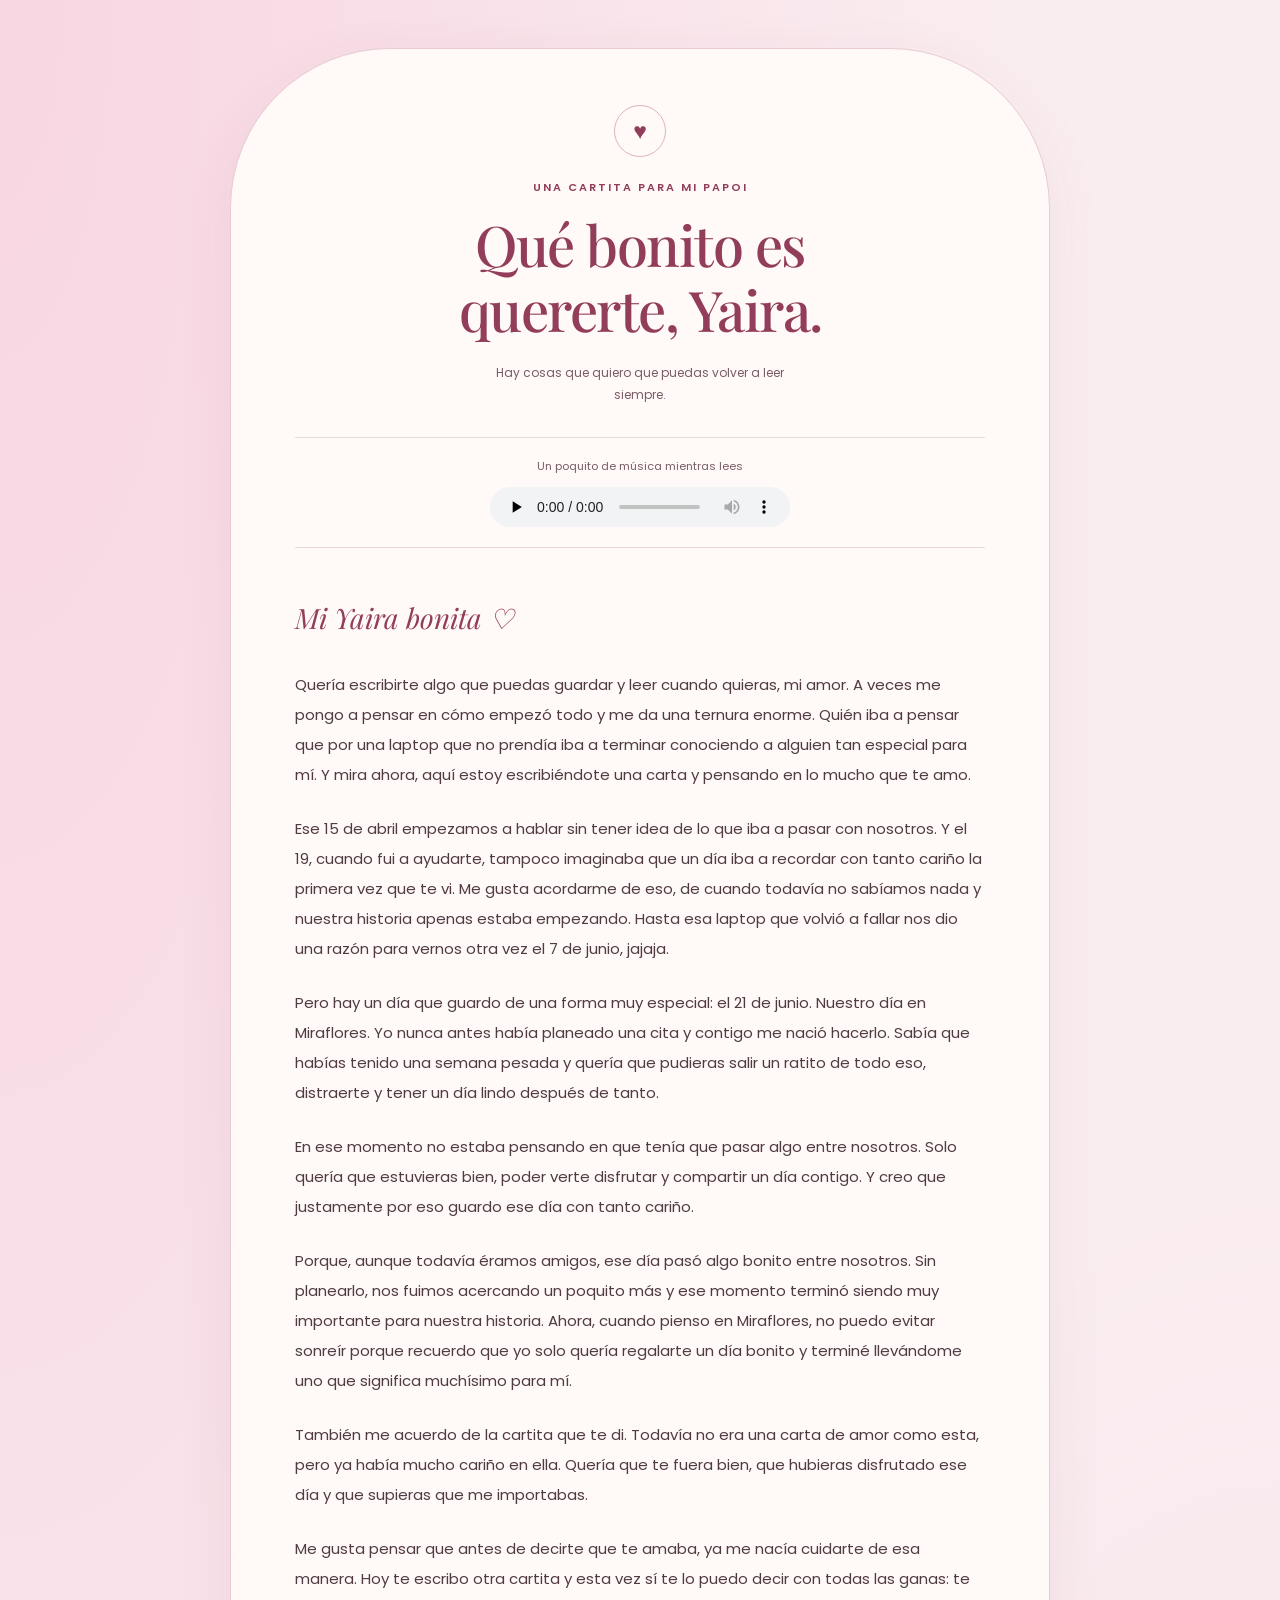
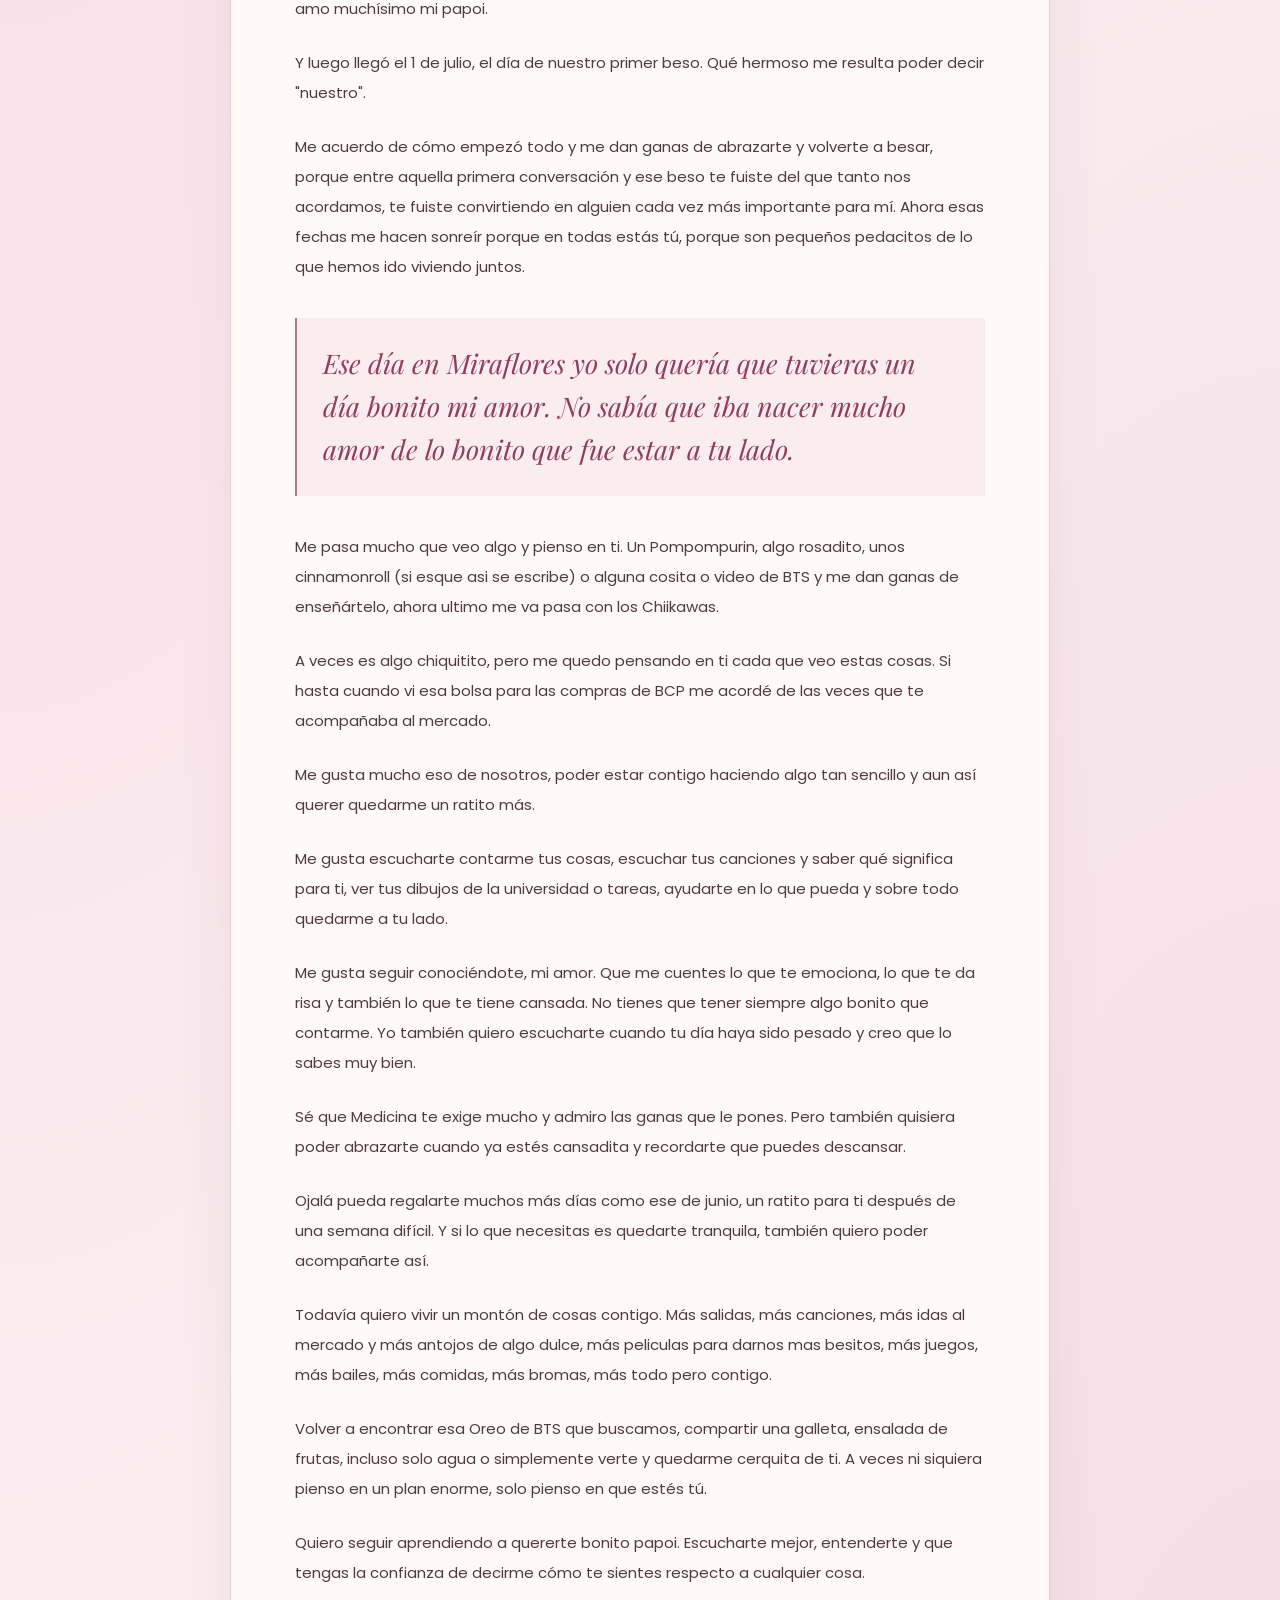
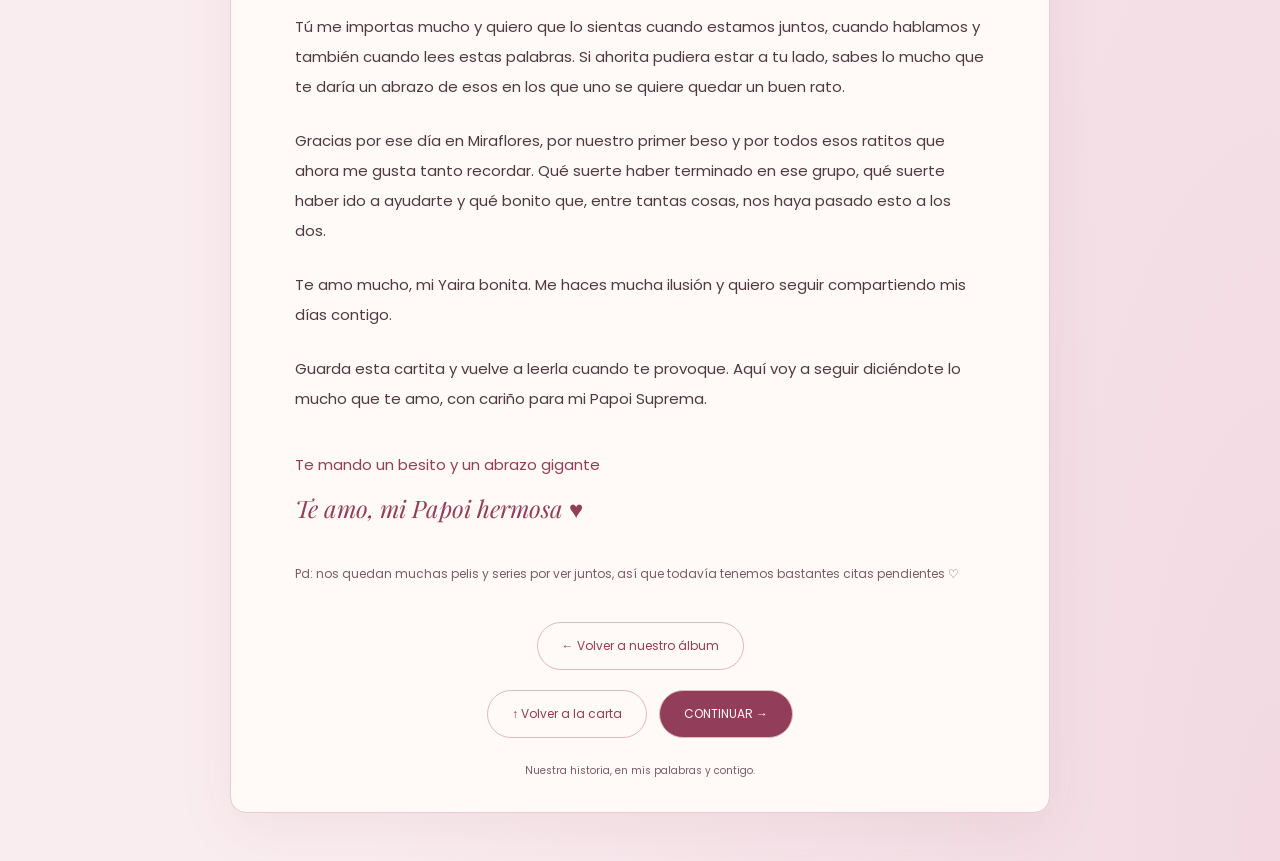
<file: index.html>
<!DOCTYPE html>
<html lang="es">

<head>
    <meta charset="UTF-8">
    <meta name="viewport" content="width=device-width, initial-scale=1.0">

    <meta name="theme-color" content="#faedf0">

    <title>HAYAI</title>

    <link
        href="https://fonts.googleapis.com/css2?family=Poppins:wght@400;500;600&family=Playfair+Display:ital,wght@0,500;0,700;1,500&display=swap"
        rel="stylesheet"
    >

    <link rel="stylesheet" href="estilos.css">
    <link rel="icon" type="image/x-icon" href="img2.ico">
</head>


<body>

    <main class="letter-container">

        <!-- ENCABEZADO -->

        <header class="letter-header" id="carta">

            <span class="heart-seal" aria-hidden="true">
                ♥
            </span>

            <p class="eyebrow">
                Una cartita para mi Papoi
            </p>

            <h1>
                Qué bonito es<br>
                quererte, Yaira.
            </h1>

            <p class="subtitle">
                Hay cosas que quiero que puedas volver a leer siempre.
            </p>

        </header>


        <!-- MÚSICA -->

        <section class="music" aria-label="Música para acompañar la carta">

            <label for="letter-music">
                Un poquito de música mientras lees
            </label>

            <audio
                id="letter-music"
                controls
                loop
                preload="none"
                src="musica/musica.mp3"
            >
                Tu navegador no permite reproducir audio.

                <a href="musica/musica.mp3">
                    Escuchar la música
                </a>
            </audio>

        </section>


        <!-- CARTA -->

        <article
            class="letter-content"
            aria-label="Carta de amor para Yaira"
        >

            <p class="salutation">
                Mi Yaira bonita ♡
            </p>


            <p>
                Quería escribirte algo que puedas guardar y leer cuando quieras,
                mi amor. A veces me pongo a pensar en cómo empezó todo y me da
                una ternura enorme. Quién iba a pensar que por una laptop que
                no prendía iba a terminar conociendo a alguien tan especial
                para mí. Y mira ahora, aquí estoy escribiéndote una carta y
                pensando en lo mucho que te amo.
            </p>


            <p>
                Ese 15 de abril empezamos a hablar sin tener idea de lo que iba
                a pasar con nosotros. Y el 19, cuando fui a ayudarte, tampoco
                imaginaba que un día iba a recordar con tanto cariño la primera
                vez que te vi. Me gusta acordarme de eso, de cuando todavía no
                sabíamos nada y nuestra historia apenas estaba empezando.
                Hasta esa laptop que volvió a fallar nos dio una razón para
                vernos otra vez el 7 de junio, jajaja.
            </p>


            <p>
                Pero hay un día que guardo de una forma muy especial:
                el 21 de junio. Nuestro día en Miraflores.
                Yo nunca antes había planeado una cita y contigo me nació
                hacerlo. Sabía que habías tenido una semana pesada y quería
                que pudieras salir un ratito de todo eso, distraerte y tener
                un día lindo después de tanto.
            </p>


            <p>
                En ese momento no estaba pensando en que tenía que pasar algo
                entre nosotros. Solo quería que estuvieras bien, poder verte
                disfrutar y compartir un día contigo. Y creo que justamente
                por eso guardo ese día con tanto cariño.
            </p>


            <p>
                Porque, aunque todavía éramos amigos, ese día pasó algo bonito
                entre nosotros. Sin planearlo, nos fuimos acercando un poquito
                más y ese momento terminó siendo muy importante para nuestra
                historia. Ahora, cuando pienso en Miraflores, no puedo evitar
                sonreír porque recuerdo que yo solo quería regalarte un día
                bonito y terminé llevándome uno que significa muchísimo para mí.
            </p>


            <p>
                También me acuerdo de la cartita que te di. Todavía no era una
                carta de amor como esta, pero ya había mucho cariño en ella.
                Quería que te fuera bien, que hubieras disfrutado ese día y
                que supieras que me importabas.
            </p>


            <p>
                Me gusta pensar que antes de decirte que te amaba, ya me nacía
                cuidarte de esa manera. Hoy te escribo otra cartita y esta vez
                sí te lo puedo decir con todas las ganas:
                te amo muchísimo mi papoi.
            </p>


            <p>
                Y luego llegó el 1 de julio, el día de nuestro primer beso.
                Qué hermoso me resulta poder decir "nuestro".
            </p>


            <p>
                Me acuerdo de cómo empezó todo y me dan ganas de abrazarte y volverte a besar,
                porque entre aquella primera conversación y ese beso te fuiste del que tanto nos acordamos, te fuiste
                convirtiendo en alguien cada vez más importante para mí.
                Ahora esas fechas me hacen sonreír porque en todas estás tú,
                porque son pequeños pedacitos de lo que hemos ido viviendo
                juntos.
            </p>


            <blockquote>
                Ese día en Miraflores yo solo quería que tuvieras un día bonito
                mi amor. No sabía que iba nacer mucho amor de lo bonito que fue estar a tu lado.
            </blockquote>


            <p>
                Me pasa mucho que veo algo y pienso en ti. Un Pompompurin,
                algo rosadito, unos cinnamonroll (si esque asi se escribe) o alguna cosita o video de BTS
                y me dan ganas de enseñártelo, ahora ultimo me va pasa con los Chiikawas.
            </p>


            <p>
                A veces es algo chiquitito, pero me quedo pensando en ti cada
                que veo estas cosas. Si hasta cuando vi esa bolsa
                para las compras de BCP me acordé de las veces que te acompañaba al
                mercado.
            </p>


            <p>
                Me gusta mucho eso de nosotros, poder estar contigo haciendo
                algo tan sencillo y aun así querer quedarme un ratito más.
            </p>


            <p>
                Me gusta escucharte contarme tus cosas, escuchar tus canciones
                y saber qué significa para ti, ver tus dibujos de la universidad
                o tareas, ayudarte en lo que pueda y sobre todo quedarme a tu lado.
            </p>


            <p>
                Me gusta seguir conociéndote, mi amor. Que me cuentes lo que
                te emociona, lo que te da risa y también lo que te tiene
                cansada. No tienes que tener siempre algo bonito que contarme.
                Yo también quiero escucharte cuando tu día haya sido pesado y creo que lo sabes muy bien.
            </p>


            <p>
                Sé que Medicina te exige mucho y admiro las ganas que le pones.
                Pero también quisiera poder abrazarte cuando ya estés cansadita
                y recordarte que puedes descansar.
            </p>


            <p>
                Ojalá pueda regalarte muchos más días como ese de junio,
                un ratito para ti después de una semana difícil. Y si lo que
                necesitas es quedarte tranquila, también quiero poder
                acompañarte así.
            </p>


            <p>
                Todavía quiero vivir un montón de cosas contigo.
                Más salidas, más canciones, más idas al mercado y más antojos
                de algo dulce, más peliculas para darnos mas besitos, más juegos,
                más bailes, más comidas, más bromas, más todo pero contigo.
            </p>


            <p>
                Volver a encontrar esa Oreo de BTS que buscamos, compartir una galleta,
                ensalada de frutas, incluso solo agua o simplemente verte y quedarme cerquita de ti.
                A veces ni siquiera pienso en un plan enorme, solo pienso en
                que estés tú.
            </p>


            <p>
                Quiero seguir aprendiendo a quererte bonito papoi.
                Escucharte mejor, entenderte y que tengas la confianza de
                decirme cómo te sientes respecto a cualquier cosa.
            </p>


            <p>
                Tú me importas mucho y quiero que lo sientas cuando estamos
                juntos, cuando hablamos y también cuando lees estas palabras.
                Si ahorita pudiera estar a tu lado, sabes lo mucho que te daría un abrazo de esos
                en los que uno se quiere quedar un buen rato.
            </p>


            <p>
                Gracias por ese día en Miraflores, por nuestro primer beso
                y por todos esos ratitos que ahora me gusta tanto recordar.
                Qué suerte haber terminado en ese grupo, qué suerte haber ido
                a ayudarte y qué bonito que, entre tantas cosas, nos haya
                pasado esto a los dos.
            </p>


            <p>
                Te amo mucho, mi Yaira bonita.
                Me haces mucha ilusión y quiero seguir compartiendo mis días
                contigo.
            </p>


            <p>
                Guarda esta cartita y vuelve a leerla cuando te provoque.
                Aquí voy a seguir diciéndote lo mucho que te amo,
                con cariño para mi Papoi Suprema.
            </p>


            <!-- FIRMA -->

            <footer class="signature">

                <p>
                    Te mando un besito y un abrazo gigante
                </p>

                <p class="signature-line">
                    Te amo, mi Papoi hermosa
                    <span aria-hidden="true">♥</span>
                </p>

            </footer>


            <!-- POSDATA -->

            <p class="postscript">
                Pd: nos quedan muchas pelis y series por ver juntos,
                así que todavía tenemos bastantes citas pendientes ♡
            </p>

        </article>


        <!-- BOTÓN PARA VOLVER -->

        <nav
            class="button-container"
            aria-label="Volver a los recuerdos"
        >

            <a
                href="https://hayai107.github.io/HAYAI1/"
                class="back-button"
            >
                <span aria-hidden="true">←</span>
                Volver a nuestro álbum
            </a>

        </nav>


        <nav class="button-container next-actions" aria-label="Navegación de la carta">
            <a href="#carta" class="back-button">
                <span aria-hidden="true">↑</span>
                Volver a la carta
            </a>
            <a href="https://hayai107.github.io/HAYAI3/" class="back-button continue-button">
                CONTINUAR
                <span aria-hidden="true">→</span>
            </a>
        </nav>

        <p class="closing-note">
            Nuestra historia, en mis palabras y contigo.
        </p>

    </main>

</body>

</html>
</file>
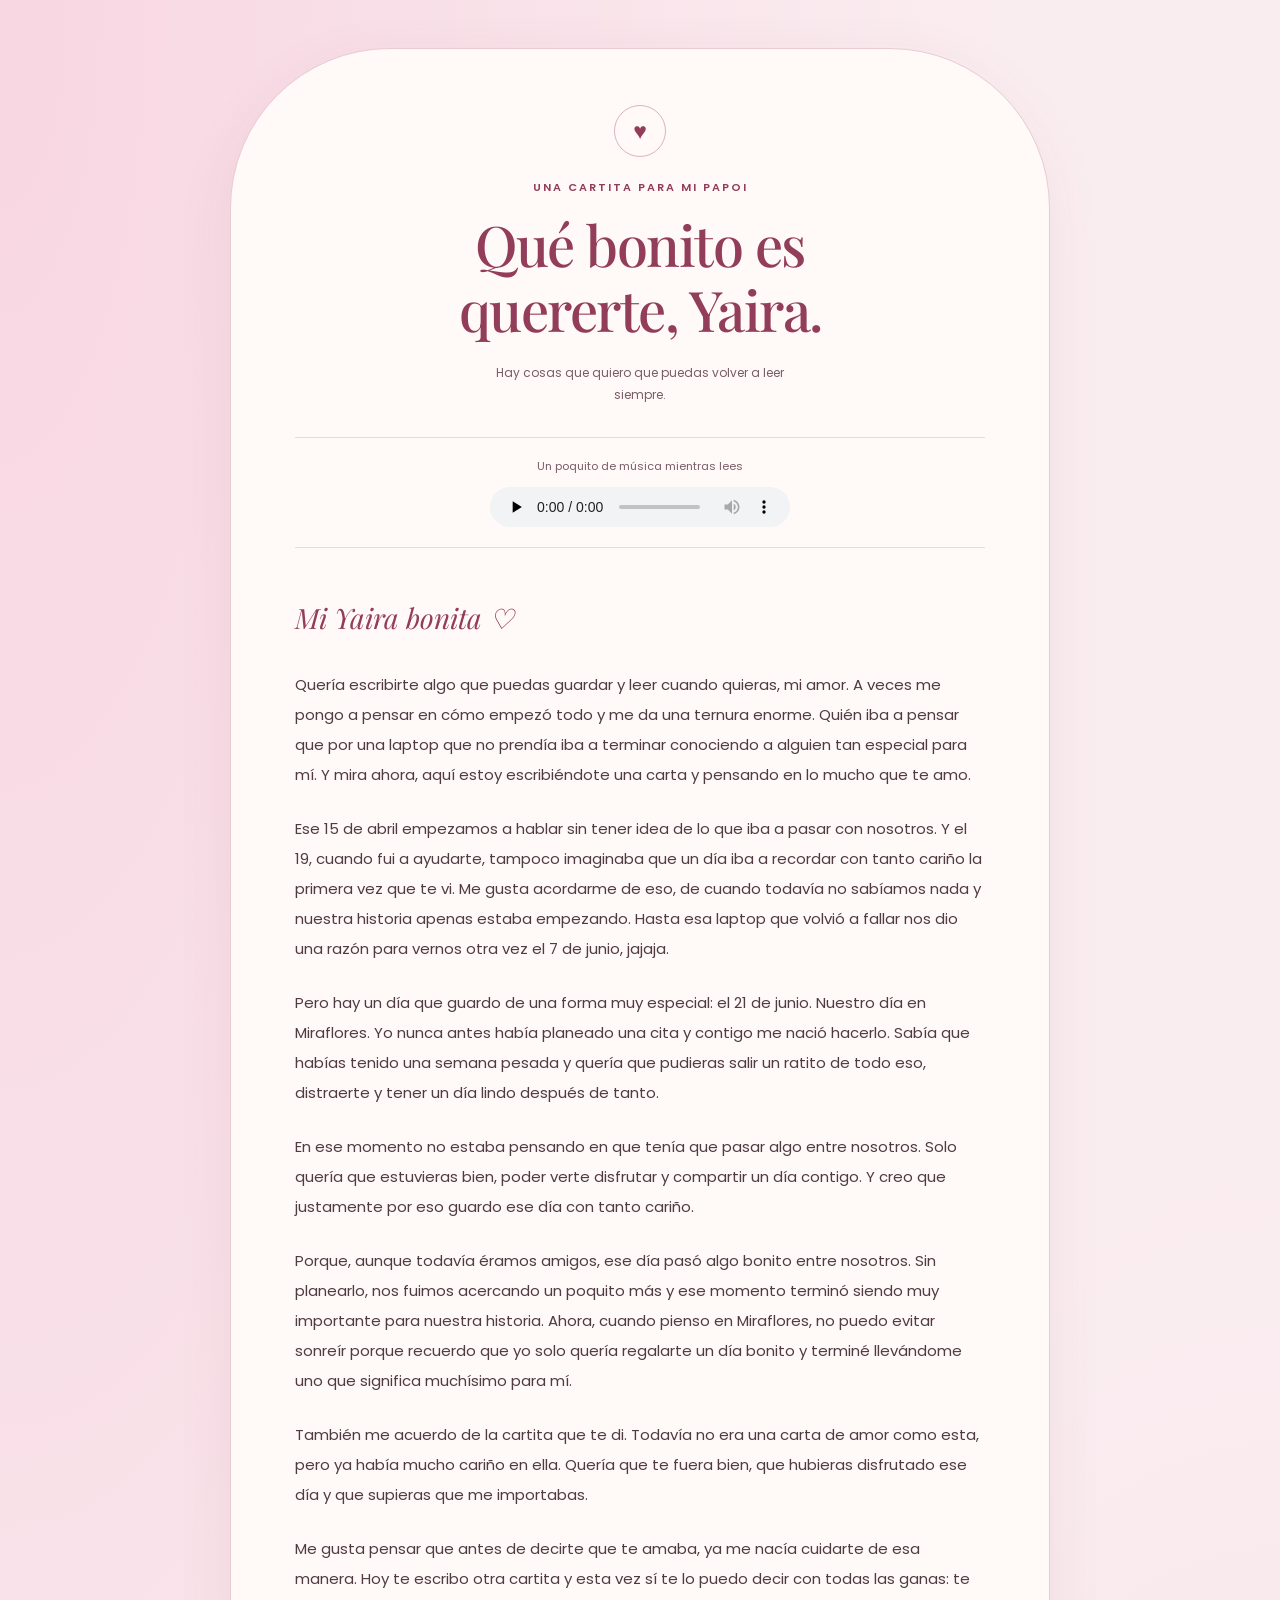
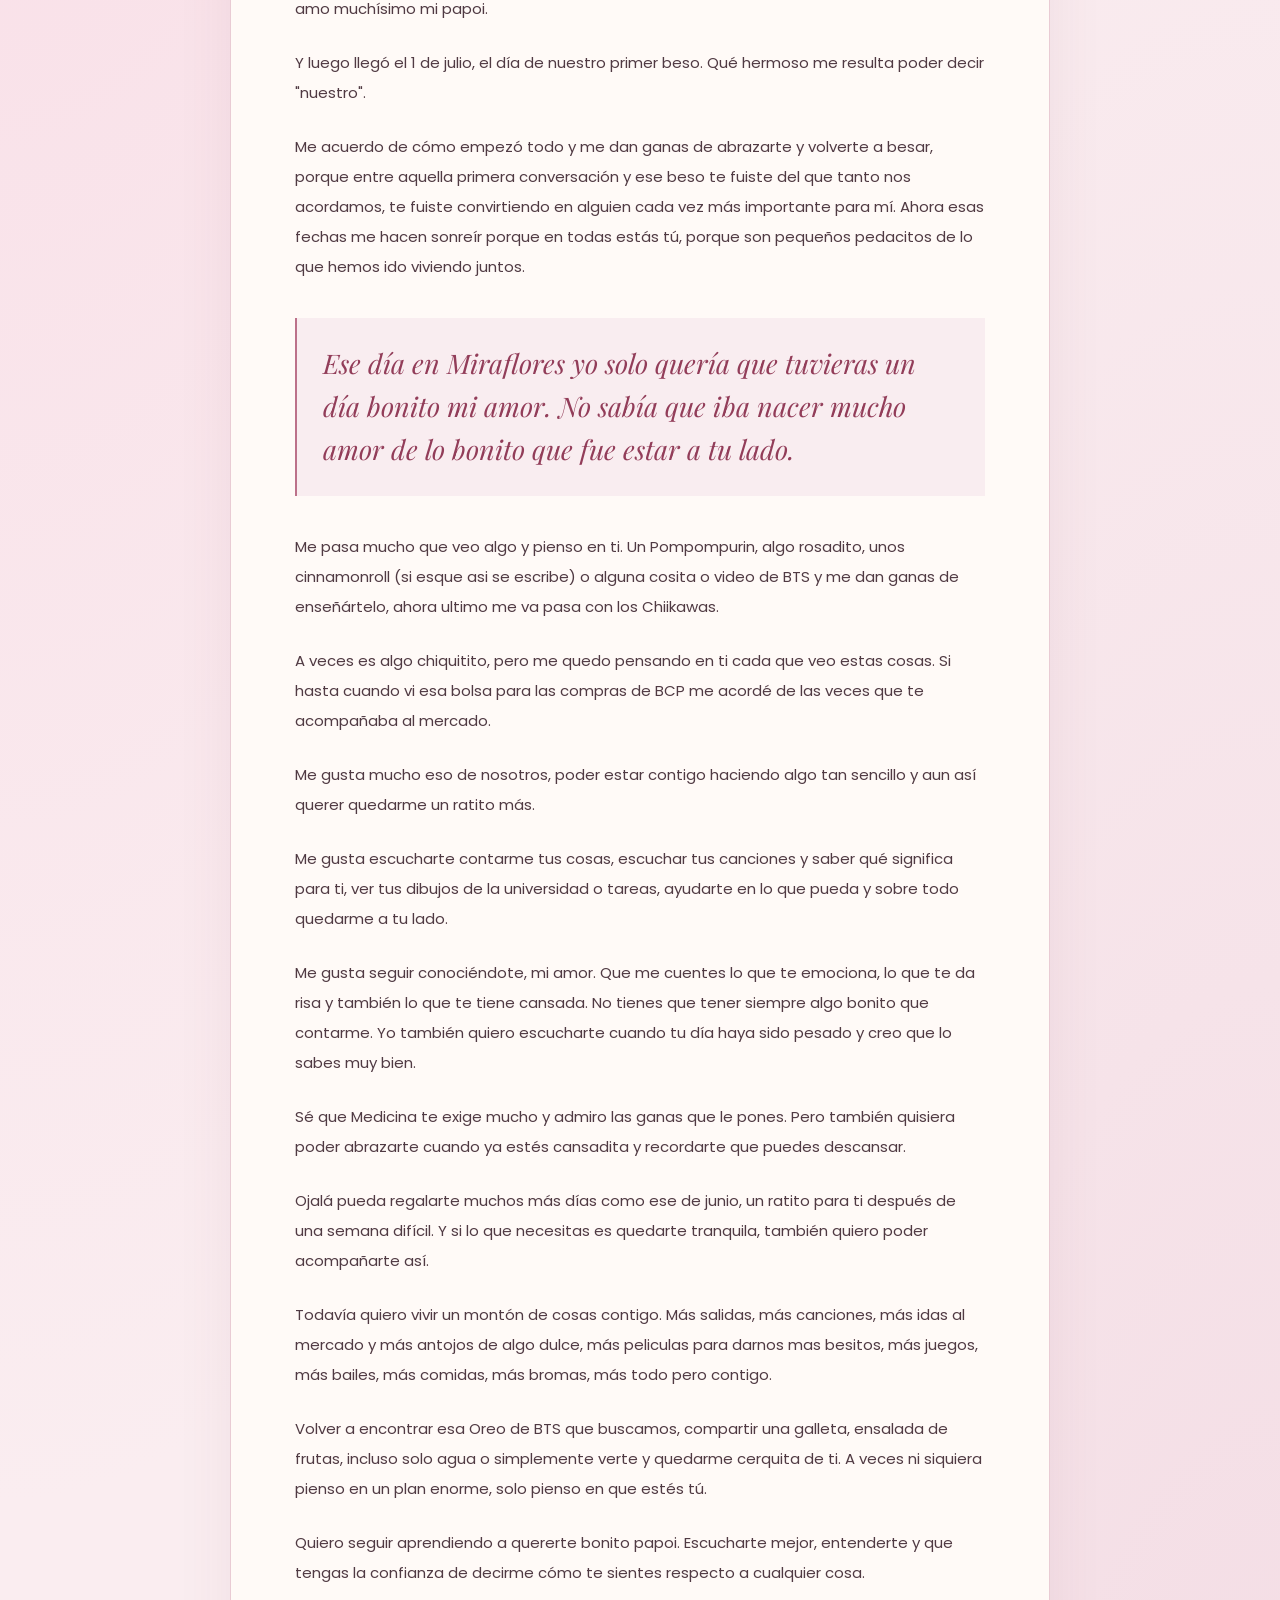
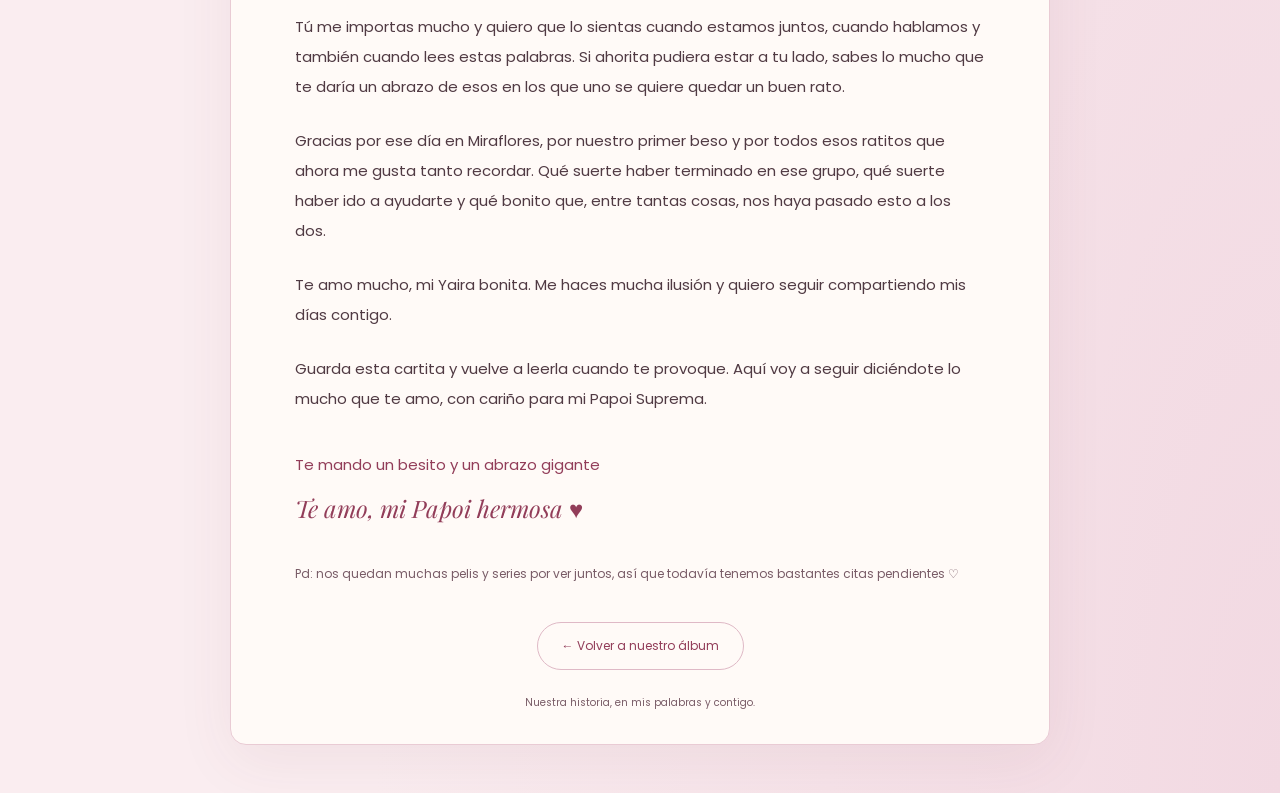
<file: pagina2.html>
<!DOCTYPE html>
<html lang="es">

<head>
    <meta charset="UTF-8">
    <meta name="viewport" content="width=device-width, initial-scale=1.0">

    <meta name="theme-color" content="#faedf0">

    <title>Para Yaira, con todo mi amor</title>

    <link
        href="https://fonts.googleapis.com/css2?family=Poppins:wght@400;500;600&family=Playfair+Display:ital,wght@0,500;0,700;1,500&display=swap"
        rel="stylesheet"
    >

    <link rel="stylesheet" href="estilos2.css">
    <link rel="icon" type="image/x-icon" href="img2.ico">
</head>


<body>

    <main class="letter-container">

        <!-- ENCABEZADO -->

        <header class="letter-header">

            <span class="heart-seal" aria-hidden="true">
                ♥
            </span>

            <p class="eyebrow">
                Una cartita para mi Papoi
            </p>

            <h1>
                Qué bonito es<br>
                quererte, Yaira.
            </h1>

            <p class="subtitle">
                Hay cosas que quiero que puedas volver a leer siempre.
            </p>

        </header>


        <!-- MÚSICA -->

        <section class="music" aria-label="Música para acompañar la carta">

            <label for="letter-music">
                Un poquito de música mientras lees
            </label>

            <audio
                id="letter-music"
                controls
                loop
                preload="none"
                src="musica/musica.mp3"
            >
                Tu navegador no permite reproducir audio.

                <a href="musica/musica.mp3">
                    Escuchar la música
                </a>
            </audio>

        </section>


        <!-- CARTA -->

        <article
            class="letter-content"
            aria-label="Carta de amor para Yaira"
        >

            <p class="salutation">
                Mi Yaira bonita ♡
            </p>


            <p>
                Quería escribirte algo que puedas guardar y leer cuando quieras,
                mi amor. A veces me pongo a pensar en cómo empezó todo y me da
                una ternura enorme. Quién iba a pensar que por una laptop que
                no prendía iba a terminar conociendo a alguien tan especial
                para mí. Y mira ahora, aquí estoy escribiéndote una carta y
                pensando en lo mucho que te amo.
            </p>


            <p>
                Ese 15 de abril empezamos a hablar sin tener idea de lo que iba
                a pasar con nosotros. Y el 19, cuando fui a ayudarte, tampoco
                imaginaba que un día iba a recordar con tanto cariño la primera
                vez que te vi. Me gusta acordarme de eso, de cuando todavía no
                sabíamos nada y nuestra historia apenas estaba empezando.
                Hasta esa laptop que volvió a fallar nos dio una razón para
                vernos otra vez el 7 de junio, jajaja.
            </p>


            <p>
                Pero hay un día que guardo de una forma muy especial:
                el 21 de junio. Nuestro día en Miraflores.
                Yo nunca antes había planeado una cita y contigo me nació
                hacerlo. Sabía que habías tenido una semana pesada y quería
                que pudieras salir un ratito de todo eso, distraerte y tener
                un día lindo después de tanto.
            </p>


            <p>
                En ese momento no estaba pensando en que tenía que pasar algo
                entre nosotros. Solo quería que estuvieras bien, poder verte
                disfrutar y compartir un día contigo. Y creo que justamente
                por eso guardo ese día con tanto cariño.
            </p>


            <p>
                Porque, aunque todavía éramos amigos, ese día pasó algo bonito
                entre nosotros. Sin planearlo, nos fuimos acercando un poquito
                más y ese momento terminó siendo muy importante para nuestra
                historia. Ahora, cuando pienso en Miraflores, no puedo evitar
                sonreír porque recuerdo que yo solo quería regalarte un día
                bonito y terminé llevándome uno que significa muchísimo para mí.
            </p>


            <p>
                También me acuerdo de la cartita que te di. Todavía no era una
                carta de amor como esta, pero ya había mucho cariño en ella.
                Quería que te fuera bien, que hubieras disfrutado ese día y
                que supieras que me importabas.
            </p>


            <p>
                Me gusta pensar que antes de decirte que te amaba, ya me nacía
                cuidarte de esa manera. Hoy te escribo otra cartita y esta vez
                sí te lo puedo decir con todas las ganas:
                te amo muchísimo mi papoi.
            </p>


            <p>
                Y luego llegó el 1 de julio, el día de nuestro primer beso.
                Qué hermoso me resulta poder decir "nuestro".
            </p>


            <p>
                Me acuerdo de cómo empezó todo y me dan ganas de abrazarte y volverte a besar,
                porque entre aquella primera conversación y ese beso te fuiste del que tanto nos acordamos, te fuiste
                convirtiendo en alguien cada vez más importante para mí.
                Ahora esas fechas me hacen sonreír porque en todas estás tú,
                porque son pequeños pedacitos de lo que hemos ido viviendo
                juntos.
            </p>


            <blockquote>
                Ese día en Miraflores yo solo quería que tuvieras un día bonito
                mi amor. No sabía que iba nacer mucho amor de lo bonito que fue estar a tu lado.
            </blockquote>


            <p>
                Me pasa mucho que veo algo y pienso en ti. Un Pompompurin,
                algo rosadito, unos cinnamonroll (si esque asi se escribe) o alguna cosita o video de BTS
                y me dan ganas de enseñártelo, ahora ultimo me va pasa con los Chiikawas.
            </p>


            <p>
                A veces es algo chiquitito, pero me quedo pensando en ti cada
                que veo estas cosas. Si hasta cuando vi esa bolsa
                para las compras de BCP me acordé de las veces que te acompañaba al
                mercado.
            </p>


            <p>
                Me gusta mucho eso de nosotros, poder estar contigo haciendo
                algo tan sencillo y aun así querer quedarme un ratito más.
            </p>


            <p>
                Me gusta escucharte contarme tus cosas, escuchar tus canciones
                y saber qué significa para ti, ver tus dibujos de la universidad
                o tareas, ayudarte en lo que pueda y sobre todo quedarme a tu lado.
            </p>


            <p>
                Me gusta seguir conociéndote, mi amor. Que me cuentes lo que
                te emociona, lo que te da risa y también lo que te tiene
                cansada. No tienes que tener siempre algo bonito que contarme.
                Yo también quiero escucharte cuando tu día haya sido pesado y creo que lo sabes muy bien.
            </p>


            <p>
                Sé que Medicina te exige mucho y admiro las ganas que le pones.
                Pero también quisiera poder abrazarte cuando ya estés cansadita
                y recordarte que puedes descansar.
            </p>


            <p>
                Ojalá pueda regalarte muchos más días como ese de junio,
                un ratito para ti después de una semana difícil. Y si lo que
                necesitas es quedarte tranquila, también quiero poder
                acompañarte así.
            </p>


            <p>
                Todavía quiero vivir un montón de cosas contigo.
                Más salidas, más canciones, más idas al mercado y más antojos
                de algo dulce, más peliculas para darnos mas besitos, más juegos,
                más bailes, más comidas, más bromas, más todo pero contigo.
            </p>


            <p>
                Volver a encontrar esa Oreo de BTS que buscamos, compartir una galleta,
                ensalada de frutas, incluso solo agua o simplemente verte y quedarme cerquita de ti.
                A veces ni siquiera pienso en un plan enorme, solo pienso en
                que estés tú.
            </p>


            <p>
                Quiero seguir aprendiendo a quererte bonito papoi.
                Escucharte mejor, entenderte y que tengas la confianza de
                decirme cómo te sientes respecto a cualquier cosa.
            </p>


            <p>
                Tú me importas mucho y quiero que lo sientas cuando estamos
                juntos, cuando hablamos y también cuando lees estas palabras.
                Si ahorita pudiera estar a tu lado, sabes lo mucho que te daría un abrazo de esos
                en los que uno se quiere quedar un buen rato.
            </p>


            <p>
                Gracias por ese día en Miraflores, por nuestro primer beso
                y por todos esos ratitos que ahora me gusta tanto recordar.
                Qué suerte haber terminado en ese grupo, qué suerte haber ido
                a ayudarte y qué bonito que, entre tantas cosas, nos haya
                pasado esto a los dos.
            </p>


            <p>
                Te amo mucho, mi Yaira bonita.
                Me haces mucha ilusión y quiero seguir compartiendo mis días
                contigo.
            </p>


            <p>
                Guarda esta cartita y vuelve a leerla cuando te provoque.
                Aquí voy a seguir diciéndote lo mucho que te amo,
                con cariño para mi Papoi Suprema.
            </p>


            <!-- FIRMA -->

            <footer class="signature">

                <p>
                    Te mando un besito y un abrazo gigante
                </p>

                <p class="signature-line">
                    Te amo, mi Papoi hermosa
                    <span aria-hidden="true">♥</span>
                </p>

            </footer>


            <!-- POSDATA -->

            <p class="postscript">
                Pd: nos quedan muchas pelis y series por ver juntos,
                así que todavía tenemos bastantes citas pendientes ♡
            </p>

        </article>


        <!-- BOTÓN PARA VOLVER -->

        <nav
            class="button-container"
            aria-label="Volver a los recuerdos"
        >

            <a
                href="index.html"
                class="back-button"
            >
                <span aria-hidden="true">←</span>
                Volver a nuestro álbum
            </a>

        </nav>


        <p class="closing-note">
            Nuestra historia, en mis palabras y contigo.
        </p>

    </main>

</body>

</html>
</file>
<file: estilos.css>
:root {
    color-scheme: light;
    --ink: #503a43;
    --rose: #923d59;
    --muted: #795c67;
}
* { box-sizing: border-box; }
body {
    margin: 0;
    padding: 48px 20px;
    color: var(--ink);
    background: radial-gradient(ellipse at top left, #f8d6e2, transparent 55%), radial-gradient(ellipse at bottom right, #f2d9e2, transparent 50%), #faedf0;
    font-family: 'Poppins', sans-serif;
}
.letter-container {
    max-width: 820px;
    margin: 0 auto;
    padding: 56px 64px 32px;
    border: 1px solid #e9cbd4;
    border-radius: 160px 160px 16px 16px;
    background: #fffaf7;
    box-shadow: 0 16px 60px #74324b12;
}
.letter-header { text-align: center; }
.heart-seal {
    display: inline-grid;
    place-items: center;
    width: 52px;
    height: 52px;
    border: 1px solid #deb2c1;
    border-radius: 50%;
    color: var(--rose);
    font-size: 23px;
}
.eyebrow {
    margin: 22px 0 16px;
    color: var(--rose);
    font-size: 11px;
    font-weight: 600;
    letter-spacing: 2px;
    text-transform: uppercase;
}
h1 {
    margin: 0;
    color: var(--rose);
    font-family: 'Playfair Display', Georgia, serif;
    font-size: clamp(36px, 6vw, 56px);
    font-weight: 500;
    line-height: 1.16;
    letter-spacing: -1.5px;
}
.subtitle, .closing-note { color: var(--muted); font-size: 12px; line-height: 1.8; }
.subtitle { max-width: 300px; margin: 20px auto 0; }
.music {
    display: grid;
    justify-items: center;
    gap: 12px;
    margin: 32px 0 42px;
    padding: 20px 12px;
    border-top: 1px solid #ecd9df;
    border-bottom: 1px solid #ecd9df;
}
.music label { font-size: 11px; color: var(--muted); text-align: center; }
audio { width: 100%; max-width: 300px; height: 40px; }
.letter-content { font-size: 15px; line-height: 2; overflow-wrap: break-word; }
.letter-content p { margin: 0 0 24px; }
.letter-content .salutation {
    color: var(--rose);
    font-family: 'Playfair Display', Georgia, serif;
    font-style: italic;
    font-size: 28px;
}
blockquote {
    margin: 36px 0;
    padding: 24px 26px;
    border-left: 2px solid #bc718a;
    background: #f9edf0;
    color: var(--rose);
    font-family: 'Playfair Display', Georgia, serif;
    font-size: clamp(22px, 4vw, 27px);
    font-style: italic;
    line-height: 1.6;
}
.signature { margin-top: 36px; color: var(--rose); }
.signature p { margin-bottom: 4px; }
.signature-line { font-family: 'Playfair Display', Georgia, serif; font-style: italic; font-size: 24px; }
.letter-content .postscript { margin-top: 30px; font-size: 12px; color: var(--muted); }
.button-container { margin-top: 36px; text-align: center; }
.back-button {
    display: inline-block;
    padding: 14px 24px;
    border: 1px solid #dfb9c6;
    border-radius: 999px;
    color: var(--rose);
    text-decoration: none;
    font-size: 12px;
    transition: background 150ms ease;
}
.back-button:hover { background: #f8e6ec; }
.next-actions { display: flex; flex-wrap: wrap; justify-content: center; gap: 12px; margin-top: 20px; }
.continue-button { background: var(--rose); color: #fffaf7; font-family: inherit; }
.continue-button:hover { background: #7b304a; }
.continue-button:disabled { opacity: 0.55; cursor: not-allowed; }
.continue-button:disabled:hover { background: var(--rose); }
:focus-visible { outline: 3px solid var(--rose); outline-offset: 5px; }
.closing-note { margin: 24px 0 0; text-align: center; font-size: 10px; }
@media (max-width: 540px) {
    body { padding: 16px 10px; }
    .letter-container { padding: 38px 23px 26px; border-radius: 90px 90px 12px 12px; }
    .letter-content { font-size: 14px; line-height: 1.95; }
    blockquote { padding: 20px; }
}
@media (prefers-reduced-motion: reduce) {
    .back-button { transition: none; }
}
</file>
<file: estilos2.css>
:root {
    color-scheme: light;
    --ink: #503a43;
    --rose: #923d59;
    --muted: #795c67;
}
* { box-sizing: border-box; }
body {
    margin: 0;
    padding: 48px 20px;
    color: var(--ink);
    background: radial-gradient(ellipse at top left, #f8d6e2, transparent 55%), radial-gradient(ellipse at bottom right, #f2d9e2, transparent 50%), #faedf0;
    font-family: 'Poppins', sans-serif;
}
.letter-container {
    max-width: 820px;
    margin: 0 auto;
    padding: 56px 64px 32px;
    border: 1px solid #e9cbd4;
    border-radius: 160px 160px 16px 16px;
    background: #fffaf7;
    box-shadow: 0 16px 60px #74324b12;
}
.letter-header { text-align: center; }
.heart-seal {
    display: inline-grid;
    place-items: center;
    width: 52px;
    height: 52px;
    border: 1px solid #deb2c1;
    border-radius: 50%;
    color: var(--rose);
    font-size: 23px;
}
.eyebrow {
    margin: 22px 0 16px;
    color: var(--rose);
    font-size: 11px;
    font-weight: 600;
    letter-spacing: 2px;
    text-transform: uppercase;
}
h1 {
    margin: 0;
    color: var(--rose);
    font-family: 'Playfair Display', Georgia, serif;
    font-size: clamp(36px, 6vw, 56px);
    font-weight: 500;
    line-height: 1.16;
    letter-spacing: -1.5px;
}
.subtitle, .closing-note { color: var(--muted); font-size: 12px; line-height: 1.8; }
.subtitle { max-width: 300px; margin: 20px auto 0; }
.music {
    display: grid;
    justify-items: center;
    gap: 12px;
    margin: 32px 0 42px;
    padding: 20px 12px;
    border-top: 1px solid #ecd9df;
    border-bottom: 1px solid #ecd9df;
}
.music label { font-size: 11px; color: var(--muted); text-align: center; }
audio { width: 100%; max-width: 300px; height: 40px; }
.letter-content { font-size: 15px; line-height: 2; overflow-wrap: break-word; }
.letter-content p { margin: 0 0 24px; }
.letter-content .salutation {
    color: var(--rose);
    font-family: 'Playfair Display', Georgia, serif;
    font-style: italic;
    font-size: 28px;
}
blockquote {
    margin: 36px 0;
    padding: 24px 26px;
    border-left: 2px solid #bc718a;
    background: #f9edf0;
    color: var(--rose);
    font-family: 'Playfair Display', Georgia, serif;
    font-size: clamp(22px, 4vw, 27px);
    font-style: italic;
    line-height: 1.6;
}
.signature { margin-top: 36px; color: var(--rose); }
.signature p { margin-bottom: 4px; }
.signature-line { font-family: 'Playfair Display', Georgia, serif; font-style: italic; font-size: 24px; }
.letter-content .postscript { margin-top: 30px; font-size: 12px; color: var(--muted); }
.button-container { margin-top: 36px; text-align: center; }
.back-button {
    display: inline-block;
    padding: 14px 24px;
    border: 1px solid #dfb9c6;
    border-radius: 999px;
    color: var(--rose);
    text-decoration: none;
    font-size: 12px;
    transition: background 150ms ease;
}
.back-button:hover { background: #f8e6ec; }
:focus-visible { outline: 3px solid var(--rose); outline-offset: 5px; }
.closing-note { margin: 24px 0 0; text-align: center; font-size: 10px; }
@media (max-width: 540px) {
    body { padding: 16px 10px; }
    .letter-container { padding: 38px 23px 26px; border-radius: 90px 90px 12px 12px; }
    .letter-content { font-size: 14px; line-height: 1.95; }
    blockquote { padding: 20px; }
}
@media (prefers-reduced-motion: reduce) {
    .back-button { transition: none; }
}
</file>
